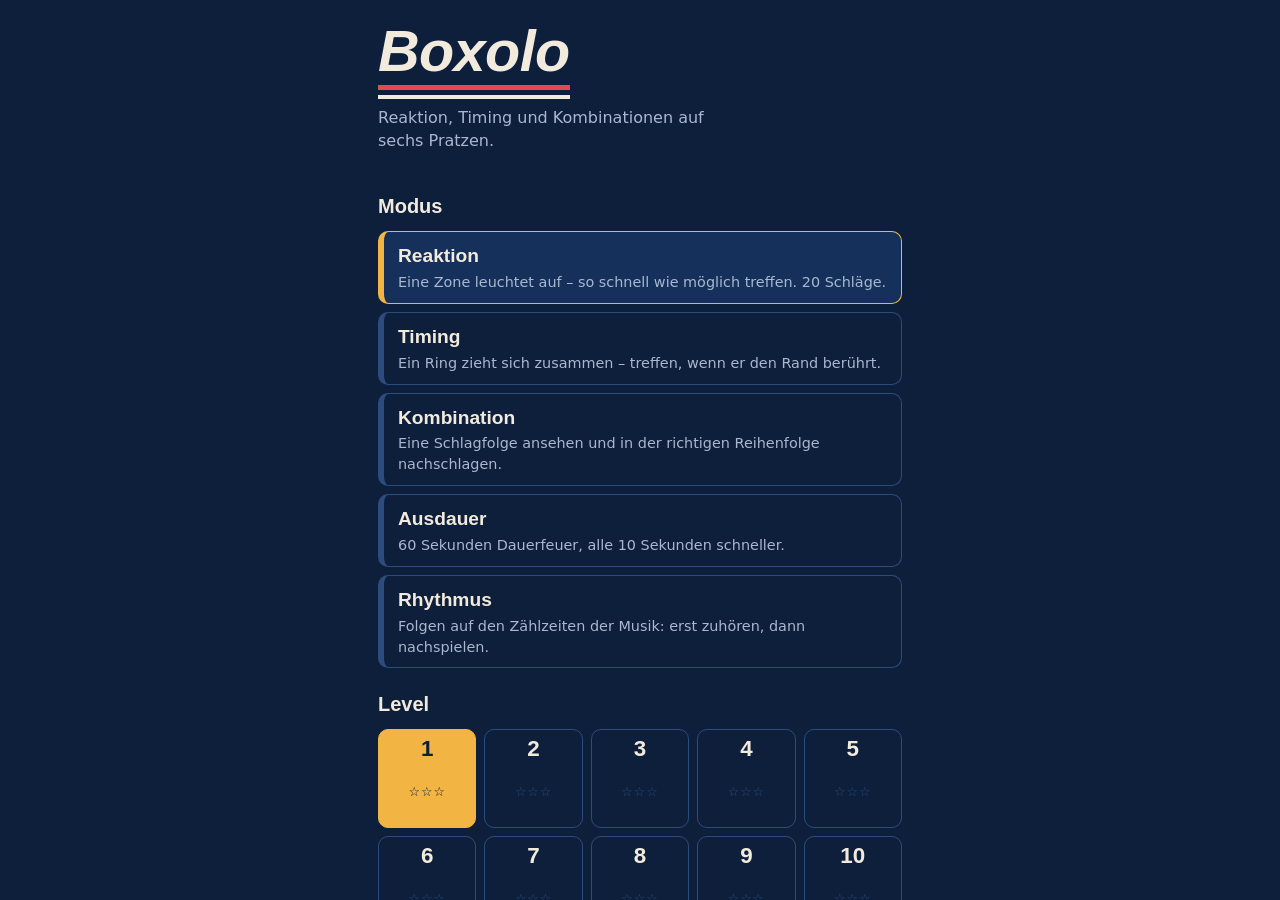
<file: index.html>
<!DOCTYPE html>
<html lang="de" dir="ltr">
<head>
<meta charset="utf-8">
<meta name="viewport" content="width=device-width, initial-scale=1, maximum-scale=1, user-scalable=no, viewport-fit=cover">
<meta name="apple-mobile-web-app-capable" content="yes">
<meta name="apple-mobile-web-app-status-bar-style" content="black-translucent">
<meta name="format-detection" content="telephone=no">
<meta name="color-scheme" content="dark">
<meta name="theme-color" content="#0d1f3a">
<title></title>
<link rel="stylesheet" href="css/style.css">
</head>
<body>
<main id="app">

  <section id="s-menue" class="screen" data-screen="menue">
    <header class="kopf">
      <h1 class="wortmarke" data-i18n="app.titel"></h1>
      <p class="unterzeile" data-i18n="app.unterzeile"></p>
    </header>
    <p id="menue-meldung" class="meldung" role="status" hidden></p>

    <h2 class="abschnitt" data-i18n="menue.modus"></h2>
    <div id="modus-liste" class="modus-liste" role="radiogroup"></div>

    <h2 class="abschnitt" data-i18n="menue.level"></h2>
    <div id="level-raster" class="level-raster" role="radiogroup"></div>
    <p id="level-details" class="level-details"></p>

    <button id="btn-start" class="knopf haupt" type="button" data-i18n="menue.start"></button>
    <button id="kalib-anzeige" class="kalib-anzeige" type="button"></button>

    <nav class="menue-nav">
      <button class="knopf nav" type="button" data-ziel="bestenliste" data-i18n="nav.bestenliste"></button>
      <button class="knopf nav" type="button" data-ziel="verlauf" data-i18n="nav.verlauf"></button>
      <button class="knopf nav" type="button" data-ziel="kalibrierung" data-i18n="nav.kalibrierung"></button>
      <button class="knopf nav" type="button" data-ziel="hilfe" data-i18n="nav.hilfe"></button>
      <button class="knopf nav" type="button" data-ziel="einstellungen" data-i18n="nav.einstellungen"></button>
    </nav>
    <p id="build-info" class="fuss"></p>
  </section>

  <section id="s-spiel" class="screen spiel" data-screen="spiel" hidden>
    <div class="hud">
      <button id="btn-abbrechen" class="knopf klein" type="button" data-i18n="spiel.abbrechen"></button>
      <div class="hud-wert"><span class="hud-label" data-i18n="hud.punkte"></span><span id="hud-punkte" class="hud-zahl zahl"></span></div>
      <div class="hud-wert"><span class="hud-label" data-i18n="hud.serie"></span><span id="hud-serie" class="hud-zahl zahl"></span></div>
      <div class="hud-wert"><span class="hud-label" data-i18n="hud.multi"></span><span id="hud-multi" class="hud-zahl zahl"></span></div>
      <div class="hud-wert"><span id="hud-fortschritt-label" class="hud-label" data-i18n="hud.treffer"></span><span id="hud-fortschritt" class="hud-zahl zahl"></span></div>
    </div>
    <div class="spiel-info">
      <p id="spiel-status" class="spiel-status" aria-live="polite"></p>
      <div id="folge-anzeige" class="folge" aria-live="polite"></div>
    </div>
    <div id="zonen" class="zonen"></div>
  </section>

  <section id="s-ergebnis" class="screen" data-screen="ergebnis" hidden>
    <header class="leiste"><h2 data-i18n="ergebnis.titel"></h2></header>
    <p id="erg-kopf" class="erg-kopf"></p>
    <div class="erg-punkte">
      <span class="erg-label" data-i18n="ergebnis.punkte"></span>
      <span id="erg-punkte" class="erg-zahl zahl"></span>
      <span id="erg-formel" class="erg-formel"></span>
    </div>
    <div id="erg-sterne" class="sterne gross" role="img"></div>
    <p id="erg-treffer" class="erg-treffer"></p>
    <dl id="erg-werte" class="erg-werte"></dl>
    <p id="erg-urteile" class="erg-nebensatz"></p>
    <p id="erg-fehler" class="erg-nebensatz"></p>
    <p id="erg-platz" class="erg-platz"></p>
    <div class="knopfreihe">
      <button id="btn-nochmal" class="knopf haupt" type="button" data-i18n="ergebnis.nochmal"></button>
      <button id="btn-erg-menue" class="knopf" type="button" data-i18n="ergebnis.menue"></button>
    </div>
  </section>

  <section id="s-bestenliste" class="screen" data-screen="bestenliste" hidden>
    <header class="leiste">
      <button class="knopf klein zurueck" type="button" data-i18n="nav.zurueck"></button>
      <h2 data-i18n="bestenliste.titel"></h2>
    </header>
    <div id="bl-modi" class="reiter" role="tablist"></div>
    <div id="bl-level" class="reiter klein" role="tablist"></div>
    <div class="tabelle-rahmen"><table id="bl-tabelle" class="tabelle"></table></div>
    <p id="bl-leer" class="leer" data-i18n="bestenliste.leer" hidden></p>
    <p class="hinweis" data-i18n="bestenliste.hinweis"></p>
  </section>

  <section id="s-verlauf" class="screen" data-screen="verlauf" hidden>
    <header class="leiste">
      <button class="knopf klein zurueck" type="button" data-i18n="nav.zurueck"></button>
      <h2 data-i18n="verlauf.titel"></h2>
    </header>
    <p class="hinweis" data-i18n="verlauf.erklaerung"></p>
    <div id="verlauf-grafik" class="verlauf-grafik"></div>
    <p id="verlauf-info" class="verlauf-info"></p>
  </section>

  <section id="s-kalibrierung" class="screen" data-screen="kalibrierung" hidden>
    <header class="leiste">
      <button class="knopf klein zurueck" type="button" data-i18n="nav.zurueck"></button>
      <h2 data-i18n="kalib.titel"></h2>
    </header>
    <p data-i18n="kalib.erklaerung"></p>
    <p class="warnung" data-i18n="kalib.bluetooth"></p>
    <div id="kalib-pad" class="kalib-pad" role="button">
      <span id="kalib-pad-text" class="kalib-pad-text" data-i18n="kalib.pad"></span>
      <span id="kalib-zaehler" class="kalib-zaehler zahl"></span>
    </div>
    <p id="kalib-status" class="kalib-status" aria-live="polite"></p>
    <p id="kalib-wert" class="kalib-wert"></p>
    <div class="knopfreihe">
      <button id="btn-kalib-start" class="knopf haupt" type="button" data-i18n="kalib.start"></button>
      <button id="btn-kalib-null" class="knopf" type="button" data-i18n="kalib.zuruecksetzen"></button>
    </div>
  </section>

  <section id="s-hilfe" class="screen" data-screen="hilfe" hidden>
    <header class="leiste">
      <button class="knopf klein zurueck" type="button" data-i18n="nav.zurueck"></button>
      <h2 data-i18n="hilfe.titel"></h2>
    </header>
    <article id="hilfe-inhalt" class="hilfe"></article>
  </section>

  <section id="s-einstellungen" class="screen" data-screen="einstellungen" hidden>
    <header class="leiste">
      <button class="knopf klein zurueck" type="button" data-i18n="nav.zurueck"></button>
      <h2 data-i18n="einst.titel"></h2>
    </header>
    <label class="feld"><span data-i18n="einst.name"></span>
      <input id="einst-name" type="text" maxlength="16" autocomplete="off" autocapitalize="words" spellcheck="false" data-i18n-platzhalter="einst.name_platzhalter">
    </label>
    <label class="feld"><span data-i18n="einst.sprache"></span>
      <select id="einst-sprache"></select>
    </label>
    <div class="feld">
      <span data-i18n="einst.vibration"></span>
      <button id="einst-vibration" class="schalter" type="button" role="switch"></button>
    </div>
    <p class="hinweis" data-i18n="einst.daten"></p>
  </section>

</main>
<script src="js/i18n.js"></script>
<script src="js/levels.js"></script>
<script src="js/storage.js"></script>
<script src="js/audio.js"></script>
<script src="js/game.js"></script>
<script src="js/main.js"></script>
</body>
</html>
</file>
<file: css/style.css>
/* BeatBox – Darstellung.
 * Farbidee: Ringboden-Blau, Seilrot für Fehler, Gürtelgold für Perfekt.
 * Linke Zonen (1, 3, 5) kühl, rechte Zonen (2, 4, 6) warm.
 */
:root {
  --boden: #0d1f3a;
  --flaeche: #15305a;
  --linie: #2c4c7d;
  --text: #f2ebdd;
  --leise: #a9b8d0;
  --seil: #e5484d;
  --gold: #f2b544;
  --gruen: #3ddc97;
  --z1: 69 199 232;
  --z2: 255 159 67;
  --z3: 61 220 151;
  --z4: 255 111 168;
  --z5: 156 140 255;
  --z6: 245 213 71;
  --schrift: -apple-system, system-ui, "Segoe UI", Roboto, "Helvetica Neue", Arial, sans-serif;
  --schmal: "Avenir Next Condensed", "Roboto Condensed", "Arial Narrow", "DejaVu Sans Condensed", sans-serif;
  --rand-o: env(safe-area-inset-top, 0px);
  --rand-u: env(safe-area-inset-bottom, 0px);
  --rand-l: env(safe-area-inset-left, 0px);
  --rand-r: env(safe-area-inset-right, 0px);
}

* { box-sizing: border-box; }

html, body {
  margin: 0;
  height: 100%;
  width: 100%;
  overflow: hidden;
  position: fixed;
  inset: 0;
  background: var(--boden);
  color: var(--text);
  font-family: var(--schrift);
  font-size: 16px;
  line-height: 1.45;
  touch-action: manipulation;
  -webkit-text-size-adjust: 100%;
  -webkit-tap-highlight-color: transparent;
  -webkit-user-select: none;
  user-select: none;
  -webkit-touch-callout: none;
  overscroll-behavior: none;
}

input, select { -webkit-user-select: text; user-select: text; }

#app { height: 100%; }

.screen {
  height: 100%;
  overflow-y: auto;
  -webkit-overflow-scrolling: touch;
  overscroll-behavior: contain;
  padding: calc(var(--rand-o) + 16px) calc(var(--rand-r) + 18px) calc(var(--rand-u) + 24px) calc(var(--rand-l) + 18px);
  max-width: 560px;
  margin: 0 auto;
}
.screen[hidden] { display: none; }

.zahl { unicode-bidi: isolate; font-variant-numeric: tabular-nums; }

h1, h2, h3 { font-family: var(--schmal); font-stretch: condensed; margin: 0; }

/* ---------- Knöpfe ---------- */

.knopf {
  font: 600 1rem/1.2 var(--schrift);
  color: var(--text);
  background: var(--flaeche);
  border: 1px solid var(--linie);
  border-radius: 10px;
  padding: 12px 16px;
  min-height: 48px;
  cursor: pointer;
  touch-action: manipulation;
}
.knopf:focus-visible, .modus-knopf:focus-visible, .level-knopf:focus-visible, .reiter-knopf:focus-visible,
.schalter:focus-visible, .kalib-anzeige:focus-visible {
  outline: 3px solid var(--gold);
  outline-offset: 2px;
}
.knopf:active { transform: translateY(1px); }
.knopf:disabled { opacity: 0.45; }
.knopf.haupt {
  background: var(--seil);
  border-color: var(--seil);
  color: #fff;
  font-family: var(--schmal);
  font-stretch: condensed;
  font-weight: 800;
  font-size: 1.35rem;
  letter-spacing: 0.01em;
  width: 100%;
  min-height: 58px;
  border-radius: 14px;
}
.knopf.klein { min-height: 40px; padding: 8px 12px; font-size: 0.9rem; }

/* ---------- Menü ---------- */

.kopf { padding: 8px 0 18px; }
.wortmarke {
  font-size: 3.6rem;
  line-height: 0.95;
  font-weight: 900;
  font-style: italic;
  letter-spacing: -0.01em;
  display: inline-block;
  padding-bottom: 6px;
  border-bottom: 5px solid var(--seil);
  box-shadow: 0 5px 0 var(--boden), 0 9px 0 var(--text);
}
.unterzeile { margin: 16px 0 0; color: var(--leise); max-width: 34ch; }

.abschnitt {
  font-size: 1.25rem;
  font-weight: 800;
  margin: 22px 0 10px;
  color: var(--text);
}

.modus-liste { display: grid; gap: 8px; }
.modus-knopf {
  display: grid;
  gap: 2px;
  text-align: start;
  font: inherit;
  color: var(--text);
  background: transparent;
  border: 1px solid var(--linie);
  border-inline-start: 6px solid var(--linie);
  border-radius: 10px;
  padding: 10px 14px;
  cursor: pointer;
}
.modus-knopf[aria-checked="true"] {
  background: var(--flaeche);
  border-color: var(--gold);
  border-inline-start-color: var(--gold);
}
.modus-name { font-family: var(--schmal); font-stretch: condensed; font-weight: 800; font-size: 1.2rem; }
.modus-kurz { color: var(--leise); font-size: 0.9rem; }

.level-raster { display: grid; grid-template-columns: repeat(5, 1fr); gap: 8px; }
.level-knopf {
  display: grid;
  justify-items: center;
  gap: 2px;
  font: inherit;
  color: var(--text);
  background: transparent;
  border: 1px solid var(--linie);
  border-radius: 10px;
  padding: 8px 2px 6px;
  min-height: 60px;
  cursor: pointer;
}
.level-knopf[aria-checked="true"] { background: var(--gold); border-color: var(--gold); color: var(--boden); }
.level-nr { font-family: var(--schmal); font-stretch: condensed; font-weight: 800; font-size: 1.4rem; line-height: 1; }
.sterne { color: var(--gold); letter-spacing: 1px; font-size: 0.8rem; }
.sterne.leer { color: var(--linie); }
.level-knopf[aria-checked="true"] .sterne { color: var(--boden); }
.level-details { color: var(--leise); font-size: 0.9rem; margin: 10px 0 18px; min-height: 2.6em; }

.meldung {
  margin: 0 0 12px;
  padding: 10px 12px;
  border-radius: 10px;
  background: rgb(229 72 77 / 0.15);
  border: 1px solid var(--seil);
}

.kalib-anzeige {
  display: block;
  width: 100%;
  margin: 12px 0 0;
  padding: 10px 0;
  font: inherit;
  font-size: 0.9rem;
  color: var(--leise);
  background: none;
  border: 0;
  border-bottom: 1px dashed var(--linie);
  text-align: start;
  cursor: pointer;
}

.menue-nav { display: grid; grid-template-columns: 1fr 1fr; gap: 8px; margin-top: 18px; }
.menue-nav .knopf:last-child { grid-column: 1 / -1; }
.fuss { color: var(--leise); font-size: 0.75rem; margin-top: 20px; text-align: center; }

/* ---------- Spiel ---------- */

.screen.spiel {
  display: flex;
  flex-direction: column;
  overflow: hidden;
  touch-action: none;
  padding-bottom: calc(var(--rand-u) + 12px);
  max-width: 640px;
}
.screen.spiel[hidden] { display: none; }

.hud {
  display: grid;
  grid-template-columns: auto 1fr 1fr 1fr 1fr;
  align-items: end;
  gap: 8px;
}
.hud-wert { display: grid; justify-items: center; min-width: 0; }
.hud-label { font-size: 0.7rem; color: var(--leise); }
.hud-zahl {
  font-family: var(--schmal);
  font-stretch: condensed;
  font-weight: 800;
  font-size: 1.45rem;
  line-height: 1.05;
  white-space: nowrap;
}

.spiel-info { min-height: 68px; padding: 8px 0 6px; text-align: center; }
.spiel-status { margin: 0; font-weight: 600; min-height: 1.4em; }
.folge { display: flex; justify-content: center; gap: 6px; margin-top: 6px; min-height: 34px; }
.folge-schlag {
  --c: var(--z1);
  width: 34px;
  height: 34px;
  display: grid;
  place-items: center;
  border-radius: 8px;
  border: 2px solid rgb(var(--c));
  font-family: var(--schmal);
  font-weight: 800;
  font-size: 1.1rem;
}
.folge-schlag.erledigt { background: rgb(var(--c) / 0.35); opacity: 0.6; }
.folge-schlag.aktuell { background: rgb(var(--c)); color: var(--boden); transform: scale(1.12); }

.zonen {
  flex: 1;
  display: grid;
  grid-template-columns: 1fr 1fr;
  grid-template-rows: repeat(3, 1fr);
  gap: 12px;
  min-height: 0;
  touch-action: none;
}

.zone {
  --c: var(--z1);
  position: relative;
  min-width: 64px;
  min-height: 64px;
  border-radius: 22px;
  border: 3px solid rgb(var(--c));
  background: rgb(var(--c) / 0.12);
  padding: 10px 12px;
  display: flex;
  flex-direction: column;
  cursor: pointer;
  touch-action: none;
}
.zone.z1, .folge-schlag.z1 { --c: var(--z1); }
.zone.z2, .folge-schlag.z2 { --c: var(--z2); }
.zone.z3, .folge-schlag.z3 { --c: var(--z3); }
.zone.z4, .folge-schlag.z4 { --c: var(--z4); }
.zone.z5, .folge-schlag.z5 { --c: var(--z5); }
.zone.z6, .folge-schlag.z6 { --c: var(--z6); }

.zone-nr {
  font-family: var(--schmal);
  font-stretch: condensed;
  font-weight: 900;
  font-size: 2.6rem;
  line-height: 1;
  color: rgb(var(--c));
}
.zone-name { font-size: 0.85rem; font-weight: 600; color: var(--text); }
.zone:nth-child(even) { align-items: flex-end; text-align: end; }

.zone.inaktiv { opacity: 0.22; border-style: dashed; filter: grayscale(0.7); }

.zone.ziel { background: rgb(var(--c)); }
.zone.ziel .zone-nr, .zone.ziel .zone-name { color: var(--boden); }

.zone-stoer {
  display: none;
  margin-top: auto;
  font-weight: 800;
  font-size: 0.85rem;
  color: #fff;
}
.zone-stoer::before { content: "\2715  "; }
.zone.stoer, .zone.stoer-ring { opacity: 1; filter: none; }
.zone.stoer {
  border-color: var(--seil);
  background: repeating-linear-gradient(135deg, rgb(229 72 77 / 0.9) 0 12px, rgb(120 20 30 / 0.9) 12px 24px);
}
.zone.stoer .zone-nr, .zone.stoer .zone-name { color: #fff; }
.zone.stoer .zone-stoer, .zone.stoer-ring .zone-stoer { display: block; }

.zone.ruf { animation: ruf 260ms ease-out; }
@keyframes ruf {
  0% { background: rgb(var(--c)); box-shadow: 0 0 0 6px rgb(var(--c) / 0.5); }
  100% { background: rgb(var(--c) / 0.12); box-shadow: 0 0 0 0 rgb(var(--c) / 0); }
}
.zone.treffer { animation: treffer 180ms ease-out; }
@keyframes treffer {
  0% { background-color: rgb(242 181 68 / 0.6); }
  100% { background-color: rgb(var(--c) / 0.12); }
}
.zone.fehler { animation: fehler 220ms ease-out; }
@keyframes fehler {
  0% { background-color: rgb(229 72 77 / 0.6); transform: translateX(-3px); }
  50% { transform: translateX(3px); }
  100% { background-color: rgb(var(--c) / 0.12); transform: none; }
}

.ringe { position: absolute; inset: -3px; pointer-events: none; }
.ring {
  position: absolute;
  inset: 0;
  border-radius: 22px;
  border: 4px solid var(--text);
  transform-origin: 50% 50%;
  will-change: transform, opacity;
  pointer-events: none;
}
.ring.stoer { border: 4px dashed var(--seil); }

.zone-urteil {
  position: absolute;
  inset-inline: 0;
  bottom: 10px;
  display: grid;
  justify-items: center;
  pointer-events: none;
  opacity: 0;
  text-align: center;
}
.zone-urteil.zeigen { animation: urteil 700ms ease-out forwards; }
@keyframes urteil {
  0% { opacity: 1; transform: translateY(4px) scale(1.08); }
  70% { opacity: 1; }
  100% { opacity: 0; transform: translateY(-6px); }
}
.zone-urteil strong {
  font-family: var(--schmal);
  font-stretch: condensed;
  font-weight: 900;
  font-size: 1.3rem;
  line-height: 1.1;
  text-shadow: 0 1px 3px rgb(0 0 0 / 0.6);
}
.urteil-perfekt { color: var(--gold); }
.urteil-gut { color: var(--gruen); }
.urteil-ok { color: var(--text); }
.urteil-daneben { color: #ff8a8d; }
.urteil-detail { font-size: 0.8rem; font-weight: 600; text-shadow: 0 1px 3px rgb(0 0 0 / 0.7); }

/* ---------- Ergebnis ---------- */

.leiste { display: flex; align-items: center; gap: 12px; margin-bottom: 14px; }
.leiste h2 { font-size: 1.8rem; font-weight: 800; }

.erg-kopf { color: var(--leise); margin: 0 0 12px; }
.erg-punkte { display: grid; gap: 2px; }
.erg-label { color: var(--leise); font-size: 0.85rem; }
.erg-zahl {
  font-family: var(--schmal);
  font-stretch: condensed;
  font-weight: 900;
  font-size: 4.2rem;
  line-height: 1;
  color: var(--gold);
}
.erg-formel { color: var(--leise); font-size: 0.85rem; }
.sterne.gross { margin: 14px 0 4px; display: flex; align-items: center; gap: 4px; font-size: 2rem; }
.stern { color: var(--linie); }
.stern.voll { color: var(--gold); }
.sterne-text { font-size: 0.9rem; color: var(--leise); margin-inline-start: 8px; }
.erg-treffer { font-weight: 600; margin: 6px 0 10px; }
.erg-werte {
  display: grid;
  grid-template-columns: 1fr auto;
  gap: 6px 12px;
  margin: 0 0 12px;
  padding: 12px 0;
  border-top: 1px solid var(--linie);
  border-bottom: 1px solid var(--linie);
}
.erg-werte dt { color: var(--leise); }
.erg-werte dd { margin: 0; font-weight: 700; text-align: end; }
.erg-nebensatz { color: var(--leise); font-size: 0.9rem; margin: 4px 0; }
.erg-platz { font-weight: 600; margin: 12px 0 18px; }
.knopfreihe { display: grid; gap: 8px; margin-top: 12px; }

/* ---------- Bestenliste ---------- */

.reiter { display: flex; gap: 6px; overflow-x: auto; padding-bottom: 6px; margin-bottom: 6px; }
.reiter-knopf {
  font: inherit;
  font-size: 0.9rem;
  color: var(--text);
  background: transparent;
  border: 1px solid var(--linie);
  border-radius: 999px;
  padding: 8px 12px;
  min-height: 40px;
  white-space: nowrap;
  cursor: pointer;
}
.reiter.klein .reiter-knopf { min-width: 40px; padding: 8px 0; }
.reiter-knopf[aria-selected="true"] { background: var(--gold); border-color: var(--gold); color: var(--boden); font-weight: 700; }
.tabelle-rahmen { overflow-x: auto; margin-top: 8px; }
.tabelle { width: 100%; border-collapse: collapse; font-size: 0.8rem; }
.tabelle th { text-align: start; color: var(--leise); font-weight: 600; padding: 6px 3px; border-bottom: 1px solid var(--linie); white-space: nowrap; }
.tabelle td { padding: 8px 3px; border-bottom: 1px solid rgb(44 76 125 / 0.5); white-space: nowrap; }
.tabelle .sp-name { max-width: 5.5em; overflow: hidden; text-overflow: ellipsis; }
.tabelle .zahl { text-align: end; }
.tabelle tbody tr:first-child td { color: var(--gold); font-weight: 700; }
.leer { color: var(--leise); padding: 20px 0; }
.hinweis { color: var(--leise); font-size: 0.85rem; }

/* ---------- Verlauf ---------- */

.verlauf-grafik { margin: 12px 0; }
.kurve { width: 100%; height: auto; display: block; }
.kurve .gitter { stroke: var(--linie); stroke-width: 1; }
.kurve .achse { fill: var(--leise); font-size: 11px; font-family: var(--schrift); }
.kurve .linie { fill: none; stroke: var(--gold); stroke-width: 2.5; stroke-linejoin: round; stroke-linecap: round; }
.kurve .punkt { fill: var(--boden); stroke: var(--gold); stroke-width: 2.5; }
.verlauf-info { font-weight: 600; }

/* ---------- Kalibrierung ---------- */

.warnung {
  padding: 10px 12px;
  border-inline-start: 4px solid var(--gold);
  background: rgb(242 181 68 / 0.1);
  border-radius: 6px;
  font-size: 0.9rem;
}
.kalib-pad {
  margin: 16px 0 10px;
  height: 180px;
  border-radius: 90px;
  border: 3px solid var(--gold);
  background: rgb(242 181 68 / 0.08);
  display: grid;
  place-content: center;
  justify-items: center;
  gap: 4px;
  touch-action: none;
  cursor: pointer;
}
.kalib-pad-text { font-weight: 700; }
.kalib-zaehler { font-family: var(--schmal); font-stretch: condensed; font-weight: 800; font-size: 1.5rem; min-height: 1.2em; }
.kalib-pad.puls { animation: puls 200ms ease-out; }
.kalib-pad.puls-vor { animation: pulsvor 200ms ease-out; }
.kalib-pad.tipp { animation: tipp 120ms ease-out; }
@keyframes puls { 0% { background: rgb(242 181 68 / 0.55); } 100% { background: rgb(242 181 68 / 0.08); } }
@keyframes pulsvor { 0% { background: rgb(169 184 208 / 0.35); } 100% { background: rgb(242 181 68 / 0.08); } }
@keyframes tipp { 0% { transform: scale(0.97); } 100% { transform: none; } }
.kalib-status { font-weight: 600; min-height: 1.5em; }
.kalib-wert { color: var(--leise); }

/* ---------- Hilfe ---------- */

.hilfe h1 { font-size: 2rem; font-weight: 900; margin: 4px 0 10px; }
.hilfe h2 { font-size: 1.4rem; font-weight: 800; margin: 22px 0 6px; color: var(--gold); }
.hilfe h3 { font-size: 1.15rem; font-weight: 800; margin: 14px 0 2px; }
.hilfe p, .hilfe li { max-width: 62ch; -webkit-user-select: text; user-select: text; }
.hilfe ul { padding-inline-start: 20px; }

/* ---------- Einstellungen ---------- */

.feld { display: grid; gap: 6px; margin: 0 0 18px; }
.feld input, .feld select {
  font: inherit;
  color: var(--text);
  background: var(--flaeche);
  border: 1px solid var(--linie);
  border-radius: 10px;
  padding: 12px;
  min-height: 48px;
}
.schalter {
  justify-self: start;
  font: inherit;
  font-weight: 700;
  min-width: 88px;
  min-height: 44px;
  border-radius: 999px;
  border: 1px solid var(--linie);
  background: var(--flaeche);
  color: var(--leise);
  cursor: pointer;
}
.schalter[aria-checked="true"] { background: var(--gruen); border-color: var(--gruen); color: var(--boden); }

@media (prefers-reduced-motion: reduce) {
  .zone.fehler { animation: none; }
  .folge-schlag.aktuell { transform: none; }
}

@media (max-height: 640px) {
  .zone-nr { font-size: 2rem; }
  .spiel-info { min-height: 56px; }
  .zonen { gap: 8px; }
}
</file>
